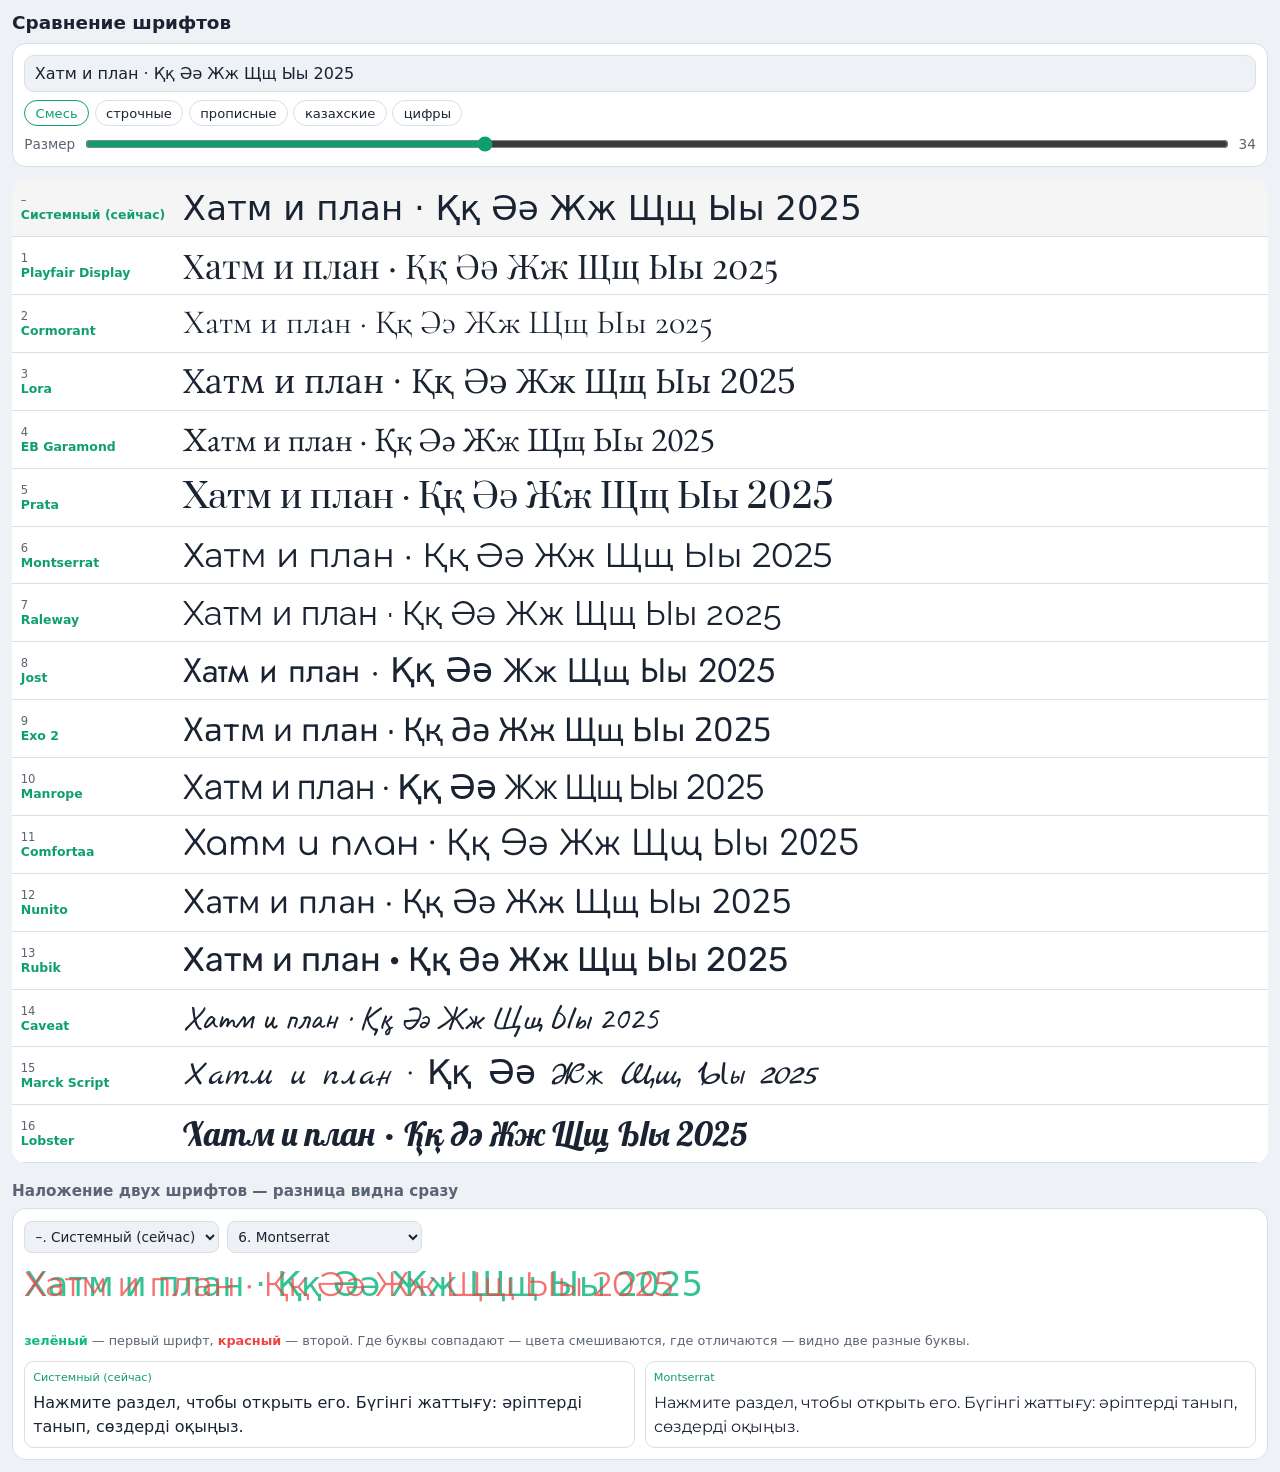
<file: fonts-compare.html>
<!doctype html>
<html lang="ru">
<head>
<meta charset="utf-8">
<meta name="viewport" content="width=device-width, initial-scale=1">
<title>Сравнение шрифтов — Quran Academy</title>
<link rel="preconnect" href="https://fonts.googleapis.com">
<link rel="preconnect" href="https://fonts.gstatic.com" crossorigin>
<link href="https://fonts.googleapis.com/css2?family=Playfair+Display:wght@400;600&family=Cormorant:wght@400;600&family=Lora:wght@400;600&family=EB+Garamond:wght@400;600&family=Prata&family=Montserrat:wght@400;600&family=Raleway:wght@400;600&family=Jost:wght@400;600&family=Exo+2:wght@400;600&family=Manrope:wght@400;600&family=Comfortaa:wght@400;600&family=Nunito:wght@400;600&family=Rubik:wght@400;600&family=Caveat:wght@400;600&family=Marck+Script&family=Lobster&display=swap" rel="stylesheet">
<style>
  :root { --bg: #eef1f5; --card: #ffffff; --text: #1a2332; --muted: #5b6474; --accent: #0f9f6e; --border: #d8dee8; }
  @media (prefers-color-scheme: dark) { :root { --bg: #0f172a; --card: #1e293b; --text: #f1f5f9; --muted: #94a3b8; --accent: #10b981; --border: #334155; } }
  * { box-sizing: border-box; }
  body { margin: 0; padding: 12px; background: var(--bg); color: var(--text); font-family: system-ui, sans-serif; }
  h1 { font-size: 1.15rem; margin: 0 0 0.6rem; }
  .ctl { display: grid; gap: 0.5rem; background: var(--card); border: 1px solid var(--border); border-radius: 14px; padding: 0.7rem; margin-bottom: 0.8rem; position: sticky; top: 0; z-index: 5; }
  .ctl input[type=text] { width: 100%; padding: 0.5rem 0.6rem; border-radius: 10px; border: 1px solid var(--border); background: var(--bg); color: var(--text); font: inherit; font-size: 1rem; }
  .row2 { display: flex; gap: 0.5rem; align-items: center; flex-wrap: wrap; font-size: 0.85rem; color: var(--muted); }
  .row2 input[type=range] { flex: 1; accent-color: var(--accent); }
  .chips { display: flex; gap: 0.35rem; flex-wrap: wrap; }
  .chips button { border: 1px solid var(--border); background: transparent; color: var(--text); border-radius: 999px; padding: 0.3rem 0.65rem; font: inherit; font-size: 0.82rem; }
  .chips button.on { border-color: var(--accent); color: var(--accent); }
  table { width: 100%; border-collapse: collapse; background: var(--card); border-radius: 14px; overflow: hidden; }
  td { border-bottom: 1px solid var(--border); padding: 0.45rem 0.55rem; vertical-align: middle; }
  td.n { width: 1%; white-space: nowrap; font-size: 0.72rem; color: var(--muted); }
  td.n b { display: block; color: var(--accent); font-size: 0.78rem; }
  td.s { line-height: 1.25; word-break: break-word; }
  tr.base td { background: rgba(127,127,127,0.08); }
  .sec { font-size: 0.95rem; font-weight: 600; margin: 1.2rem 0 0.5rem; color: var(--muted); }
  .cmp { background: var(--card); border: 1px solid var(--border); border-radius: 14px; padding: 0.7rem; }
  .cmp select { padding: 0.4rem; border-radius: 8px; border: 1px solid var(--border); background: var(--bg); color: var(--text); font: inherit; max-width: 48%; }
  .ov { position: relative; margin-top: 0.6rem; min-height: 4rem; }
  .ov div { position: absolute; left: 0; top: 0; right: 0; line-height: 1.25; word-break: break-word; }
  .ov .a { color: rgba(16,185,129,0.85); }
  .ov .b { color: rgba(239,68,68,0.75); }
  .leg { font-size: 0.8rem; margin-top: 0.4rem; color: var(--muted); }
  .leg i { font-style: normal; font-weight: 700; }
  .side { display: grid; grid-template-columns: 1fr 1fr; gap: 0.6rem; margin-top: 0.8rem; }
  .side div { border: 1px solid var(--border); border-radius: 10px; padding: 0.5rem; font-size: 1rem; line-height: 1.5; }
  .side small { display: block; font-family: system-ui, sans-serif; font-size: 0.7rem; color: var(--accent); margin-bottom: 0.25rem; }
</style>
</head>
<body>
<h1>Сравнение шрифтов</h1>
<div class="ctl">
  <input type="text" id="txt" value="Хатм и план · Ққ Әә Жж Щщ Ыы 2025">
  <div class="chips" id="presets">
    <button data-t="Хатм и план · Ққ Әә Жж Щщ Ыы 2025" class="on">Смесь</button>
    <button data-t="агдежзклфщыюя">строчные</button>
    <button data-t="АБВГДЖЗКЛФЩЫЮЯ">прописные</button>
    <button data-t="ә ғ қ ң ө ұ ү һ і">казахские</button>
    <button data-t="0123456789">цифры</button>
  </div>
  <div class="row2">Размер <input type="range" id="sz" min="18" max="64" value="34"> <span id="szv">34</span></div>
</div>
<table id="tbl"></table>

<div class="sec">Наложение двух шрифтов — разница видна сразу</div>
<div class="cmp">
  <div class="row2"><select id="fa"></select><select id="fb"></select></div>
  <div class="ov" id="ov"><div class="a" id="ova"></div><div class="b" id="ovb"></div></div>
  <div class="leg"><i style="color:#10b981">зелёный</i> — первый шрифт, <i style="color:#ef4444">красный</i> — второй. Где буквы совпадают — цвета смешиваются, где отличаются — видно две разные буквы.</div>
  <div class="side"><div id="sa"></div><div id="sb"></div></div>
</div>
<script>
  var F = [['Системный (сейчас)', 'system-ui, sans-serif'], ['Playfair Display', 'serif'], ['Cormorant', 'serif'], ['Lora', 'serif'], ['EB Garamond', 'serif'], ['Prata', 'serif'], ['Montserrat', 'sans-serif'], ['Raleway', 'sans-serif'], ['Jost', 'sans-serif'], ['Exo 2', 'sans-serif'], ['Manrope', 'sans-serif'], ['Comfortaa', 'sans-serif'], ['Nunito', 'sans-serif'], ['Rubik', 'sans-serif'], ['Caveat', 'cursive'], ['Marck Script', 'cursive'], ['Lobster', 'cursive']];
  function fam(i) { return i === 0 ? F[0][1] : "'" + F[i][0] + "', " + F[i][1]; }
  var PARA = 'Нажмите раздел, чтобы открыть его. Бүгінгі жаттығу: әріптерді танып, сөздерді оқыңыз.';
  var tbl = document.getElementById('tbl'), txt = document.getElementById('txt'), sz = document.getElementById('sz');
  function draw() {
    var t = txt.value || ' ', s = sz.value + 'px';
    document.getElementById('szv').textContent = sz.value;
    tbl.innerHTML = F.map(function (f, i) { return '<tr' + (i === 0 ? ' class="base"' : '') + '><td class="n">' + (i || '–') + '<b>' + f[0] + '</b></td><td class="s" style="font-family:' + fam(i) + ';font-size:' + s + '">' + t.replace(/</g, '&lt;') + '</td></tr>'; }).join('');
    var a = +document.getElementById('fa').value, b = +document.getElementById('fb').value;
    ['ova', 'ovb'].forEach(function (id, k) { var el = document.getElementById(id); el.textContent = t; el.style.fontFamily = fam(k ? b : a); el.style.fontSize = s; });
    var ov = document.getElementById('ov'); ov.style.height = Math.max(document.getElementById('ova').offsetHeight, document.getElementById('ovb').offsetHeight) + 'px';
    document.getElementById('sa').innerHTML = '<small>' + F[a][0] + '</small>' + PARA; document.getElementById('sa').style.fontFamily = fam(a);
    document.getElementById('sb').innerHTML = '<small>' + F[b][0] + '</small>' + PARA; document.getElementById('sb').style.fontFamily = fam(b);
  }
  ['fa', 'fb'].forEach(function (id, k) { var s = document.getElementById(id); s.innerHTML = F.map(function (f, i) { return '<option value="' + i + '">' + (i || '–') + '. ' + f[0] + '</option>'; }).join(''); s.value = k ? '6' : '0'; s.addEventListener('change', draw); });
  txt.addEventListener('input', draw); sz.addEventListener('input', draw);
  document.getElementById('presets').addEventListener('click', function (e) { var b = e.target.closest('[data-t]'); if (!b) return; txt.value = b.getAttribute('data-t'); document.querySelectorAll('#presets button').forEach(function (x) { x.classList.toggle('on', x === b); }); draw(); });
  draw(); if (document.fonts && document.fonts.ready) document.fonts.ready.then(draw);
</script>
</body>
</html>
</file>
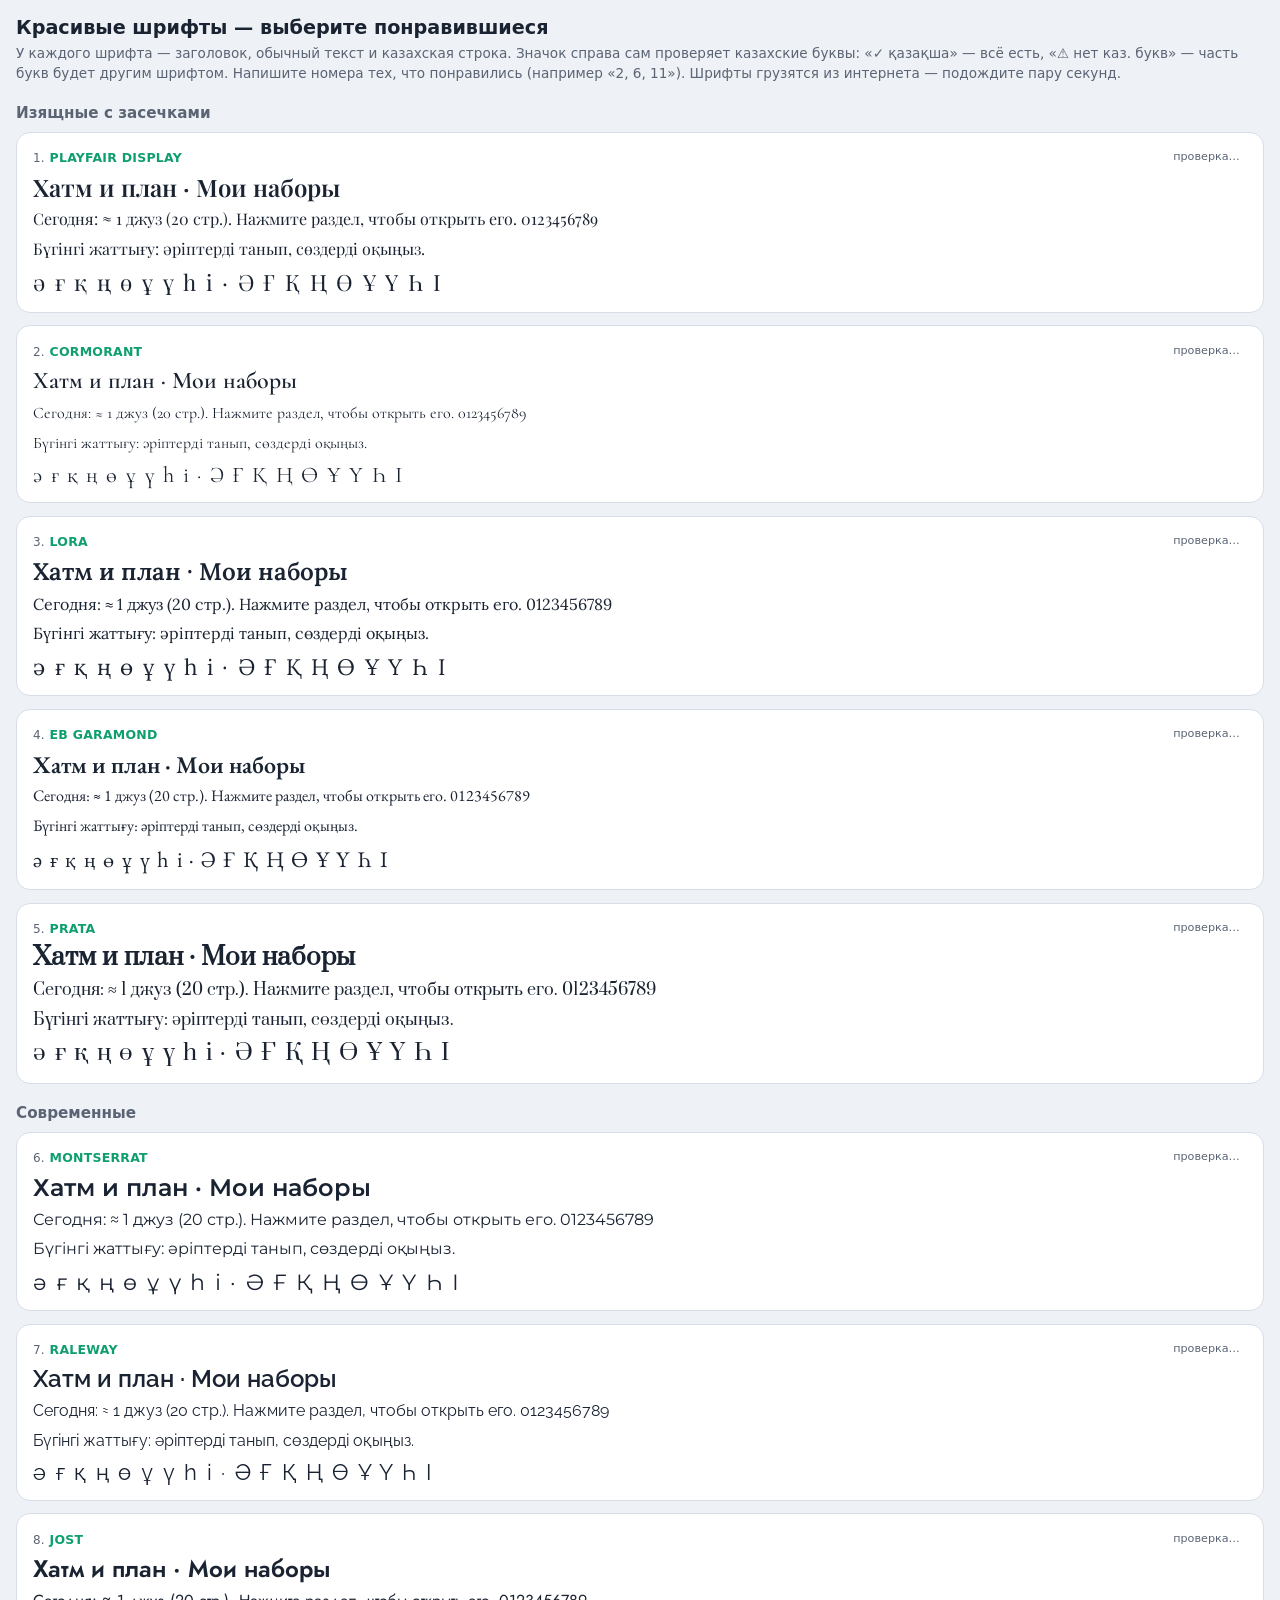
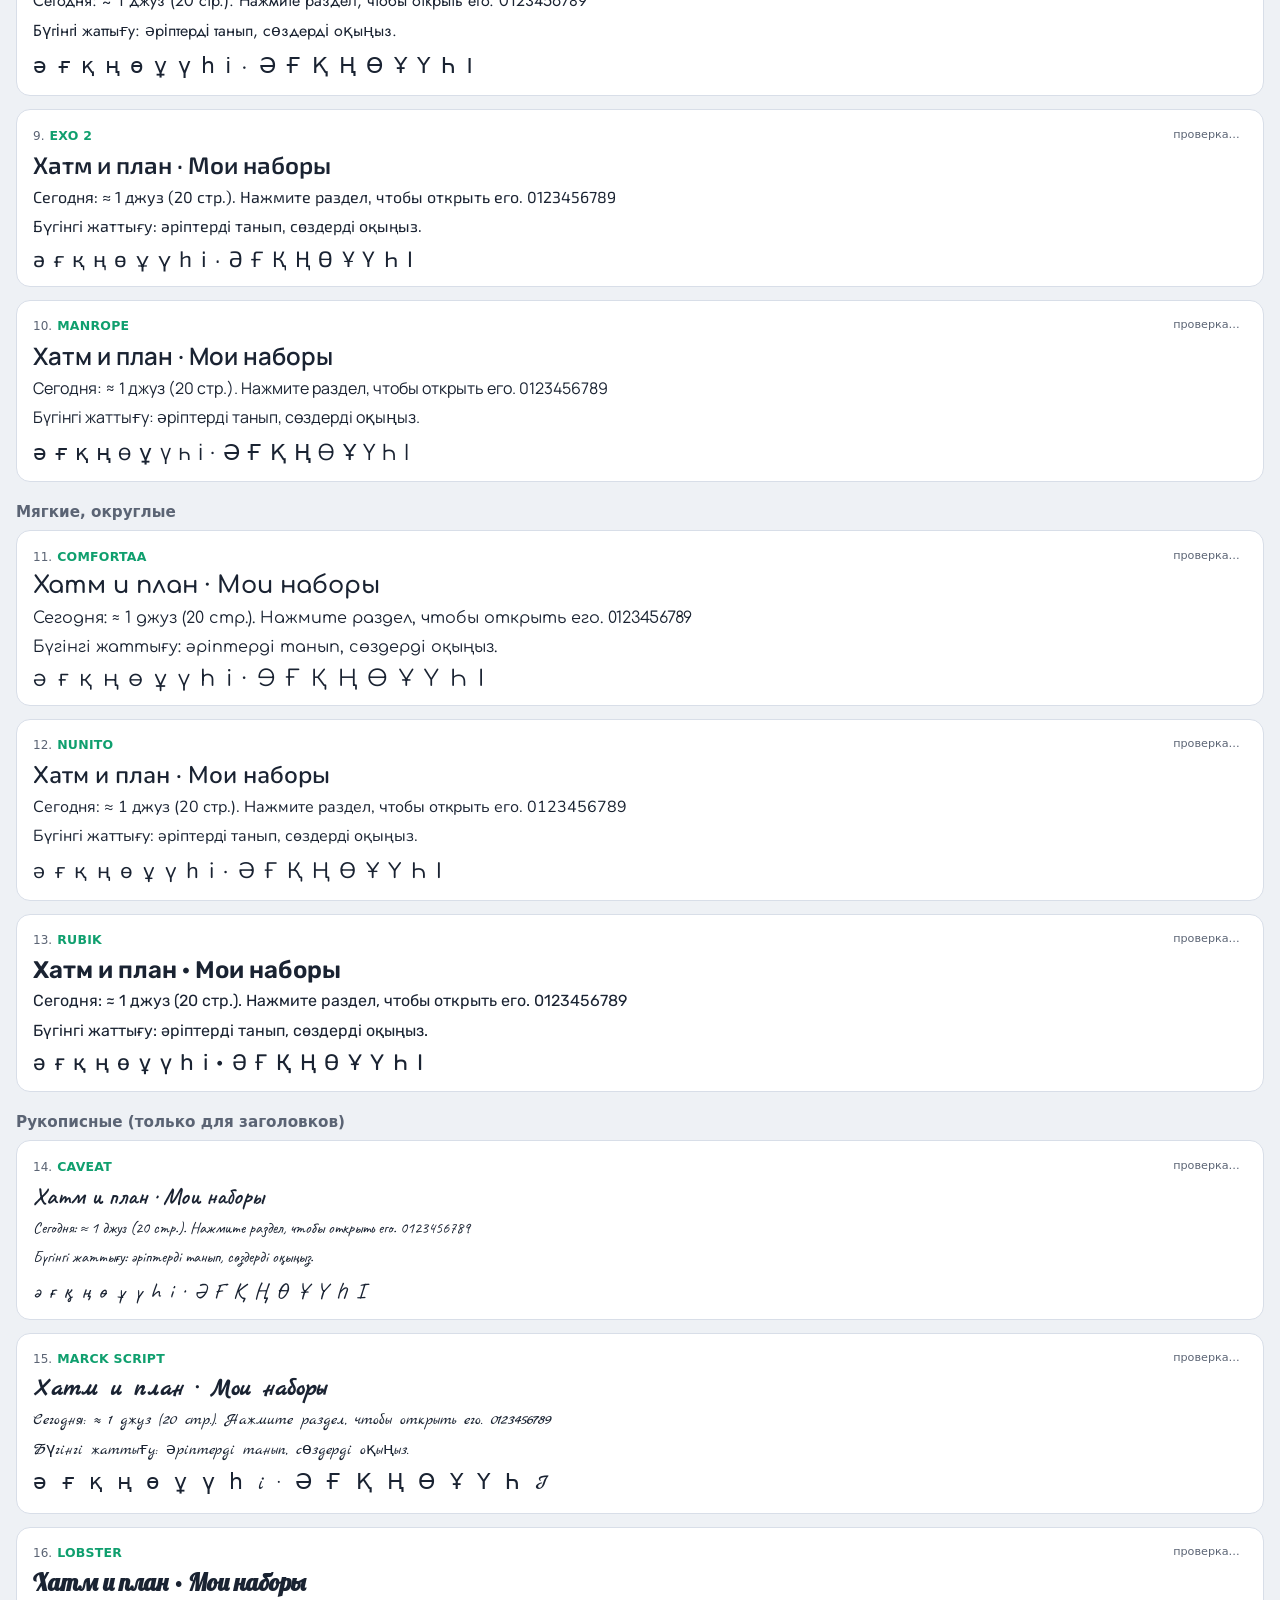
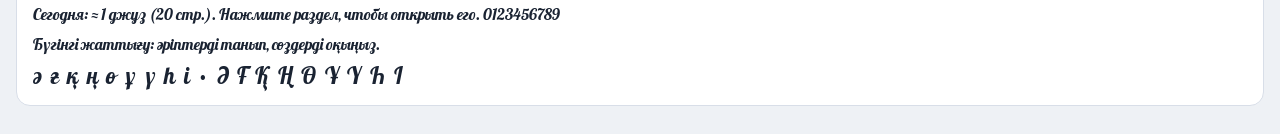
<file: fonts-preview-2.html>
<!doctype html>
<html lang="ru">
<head>
<meta charset="utf-8">
<meta name="viewport" content="width=device-width, initial-scale=1">
<title>Красивые шрифты — Quran Academy</title>
<link rel="preconnect" href="https://fonts.googleapis.com">
<link rel="preconnect" href="https://fonts.gstatic.com" crossorigin>
<link href="https://fonts.googleapis.com/css2?family=Playfair+Display:wght@400;600&family=Cormorant:wght@400;600&family=Lora:wght@400;600&family=EB+Garamond:wght@400;600&family=Prata&family=Montserrat:wght@400;600&family=Raleway:wght@400;600&family=Jost:wght@400;600&family=Exo+2:wght@400;600&family=Manrope:wght@400;600&family=Comfortaa:wght@400;600&family=Nunito:wght@400;600&family=Rubik:wght@400;600&family=Caveat:wght@400;600&family=Marck+Script&family=Lobster&display=swap" rel="stylesheet">
<style>
  :root { --bg: #eef1f5; --card: #ffffff; --text: #1a2332; --muted: #5b6474; --accent: #0f9f6e; --border: #d8dee8; }
  @media (prefers-color-scheme: dark) { :root { --bg: #0f172a; --card: #1e293b; --text: #f1f5f9; --muted: #94a3b8; --accent: #10b981; --border: #334155; } }
  body { margin: 0; padding: 16px; background: var(--bg); color: var(--text); font-family: system-ui, sans-serif; }
  h1 { font-size: 1.2rem; margin: 0 0 0.3rem; }
  .note { color: var(--muted); font-size: 0.85rem; margin-bottom: 1rem; line-height: 1.45; }
  .sec { font-size: 0.95rem; font-weight: 600; margin: 1.3rem 0 0.6rem; color: var(--muted); }
  .card { background: var(--card); border: 1px solid var(--border); border-radius: 14px; padding: 0.9rem 1rem; margin-bottom: 0.8rem; }
  .top { display: flex; justify-content: space-between; align-items: center; gap: 0.5rem; margin-bottom: 0.4rem; font-family: system-ui, sans-serif; }
  .name { font-size: 0.78rem; color: var(--accent); letter-spacing: 0.02em; text-transform: uppercase; font-weight: 600; }
  .num { font-size: 0.75rem; color: var(--muted); }
  .badge { font-size: 0.7rem; padding: 0.1rem 0.45rem; border-radius: 999px; font-family: system-ui, sans-serif; }
  .ok { background: rgba(16,185,129,0.15); color: #0f9f6e; }
  .bad { background: rgba(245,158,11,0.18); color: #b45309; }
  .wait { color: var(--muted); }
  .h { font-size: 1.5rem; font-weight: 600; line-height: 1.25; margin-bottom: 0.3rem; }
  .p { font-size: 1rem; line-height: 1.55; }
  .kk { font-size: 1rem; line-height: 1.55; margin-top: 0.3rem; }
  .letters { font-size: 1.4rem; letter-spacing: 0.08em; margin-top: 0.35rem; }
</style>
</head>
<body>
<h1>Красивые шрифты — выберите понравившиеся</h1>
<div class="note">У каждого шрифта — заголовок, обычный текст и казахская строка. Значок справа сам проверяет казахские буквы: «✓ қазақша» — всё есть, «⚠ нет каз. букв» — часть букв будет другим шрифтом. Напишите номера тех, что понравились (например «2, 6, 11»). Шрифты грузятся из интернета — подождите пару секунд.</div>
<div id="list"></div>
<script>
  var GROUPS = [
    ['Изящные с засечками', [['Playfair Display', 'serif'], ['Cormorant', 'serif'], ['Lora', 'serif'], ['EB Garamond', 'serif'], ['Prata', 'serif']]],
    ['Современные', [['Montserrat', 'sans-serif'], ['Raleway', 'sans-serif'], ['Jost', 'sans-serif'], ['Exo 2', 'sans-serif'], ['Manrope', 'sans-serif']]],
    ['Мягкие, округлые', [['Comfortaa', 'sans-serif'], ['Nunito', 'sans-serif'], ['Rubik', 'sans-serif']]],
    ['Рукописные (только для заголовков)', [['Caveat', 'cursive'], ['Marck Script', 'cursive'], ['Lobster', 'cursive']]]
  ];
  var KK = 'әғқңөұүһіӘҒҚҢӨҰҮҺІ', n = 0, html = '';
  GROUPS.forEach(function (g) {
    html += '<div class="sec">' + g[0] + '</div>';
    g[1].forEach(function (f) {
      n++;
      var fam = "'" + f[0] + "', " + f[1];
      html += '<div class="card" style="font-family:' + fam + '"><div class="top"><span><span class="num">' + n + '.</span> <span class="name">' + f[0] + '</span></span><span class="badge wait" data-f="' + f[0] + '">проверка…</span></div>' +
        '<div class="h">Хатм и план · Мои наборы</div>' +
        '<div class="p">Сегодня: ≈ 1 джуз (20 стр.). Нажмите раздел, чтобы открыть его. 0123456789</div>' +
        '<div class="kk">Бүгінгі жаттығу: әріптерді танып, сөздерді оқыңыз.</div>' +
        '<div class="letters">ә ғ қ ң ө ұ ү һ і · Ә Ғ Қ Ң Ө Ұ Ү Һ І</div></div>';
    });
  });
  document.getElementById('list').innerHTML = html;
  // проверка казахских букв: сравниваем ширину строки с шрифтом и с запасным — если совпадает с запасным, букв в шрифте нет
  function width(fam, txt) { var c = width.c || (width.c = document.createElement('canvas').getContext('2d')); c.font = '40px ' + fam; return c.measureText(txt).width; }
  function checkAll() {
    document.querySelectorAll('[data-f]').forEach(function (b) {
      var f = b.getAttribute('data-f');
      document.fonts.load("40px '" + f + "'", 'Аа' + KK).then(function () {
        var latin = width("'" + f + "', monospace", 'Hamburgefonstiv') !== width('monospace', 'Hamburgefonstiv');
        if (!latin) { b.className = 'badge wait'; b.textContent = 'не загрузился'; return; }
        var cyr = width("'" + f + "', monospace", 'ЖжЩщЫы'), cm = width('monospace', 'ЖжЩщЫы');
        if (Math.abs(cyr - cm) < 0.5) { b.className = 'badge bad'; b.textContent = '⚠ нет кириллицы'; return; }
        // по каждой казахской букве: совпала ширина с запасным моноширинным — буквы в шрифте нет
        var miss = KK.split('').filter(function (ch) { return Math.abs(width("'" + f + "', monospace", ch) - width('monospace', ch)) < 0.3; });
        if (miss.length) { b.className = 'badge bad'; b.textContent = '⚠ нет: ' + miss.slice(0, 6).join(' '); }
        else { b.className = 'badge ok'; b.textContent = '✓ қазақша'; }
      }).catch(function () { b.textContent = 'не загрузился'; });
    });
  }
  if (document.fonts && document.fonts.ready) document.fonts.ready.then(function () { setTimeout(checkAll, 300); }); else setTimeout(checkAll, 2500);
</script>
</body>
</html>
</file>
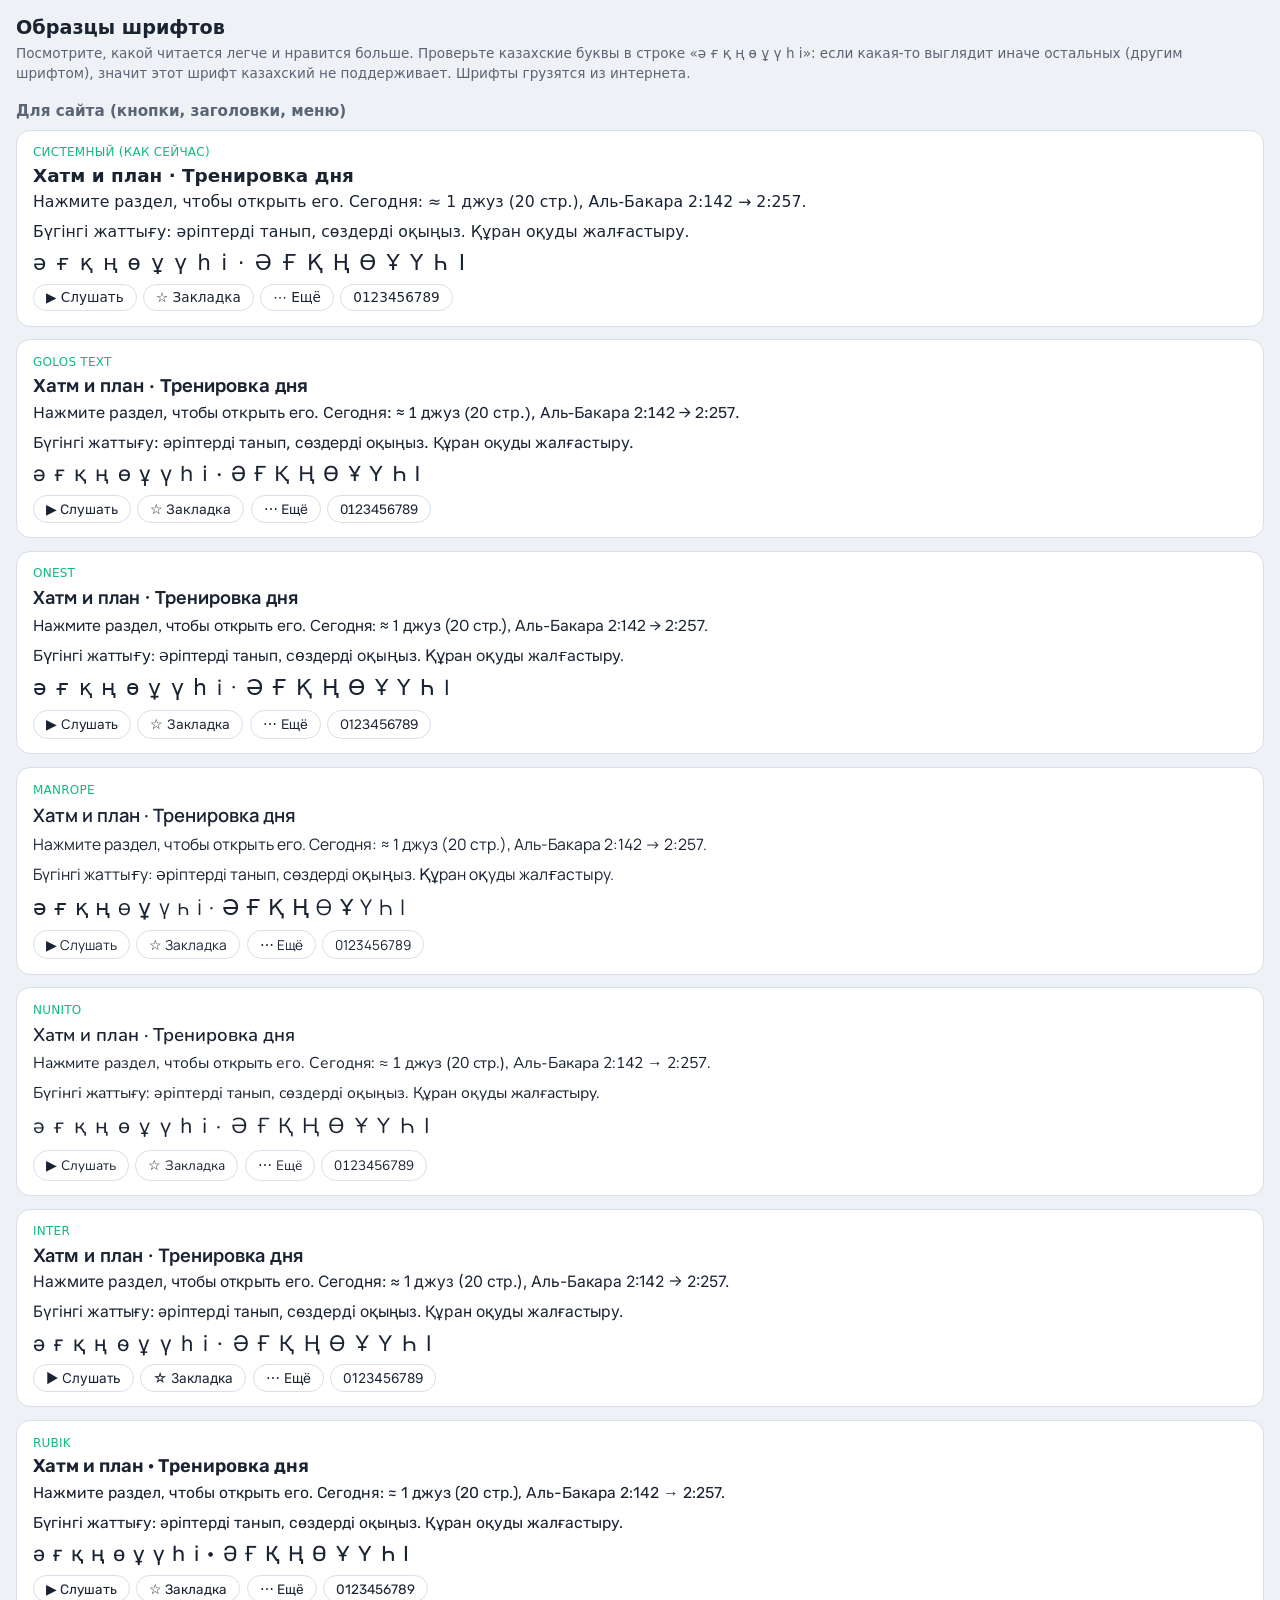
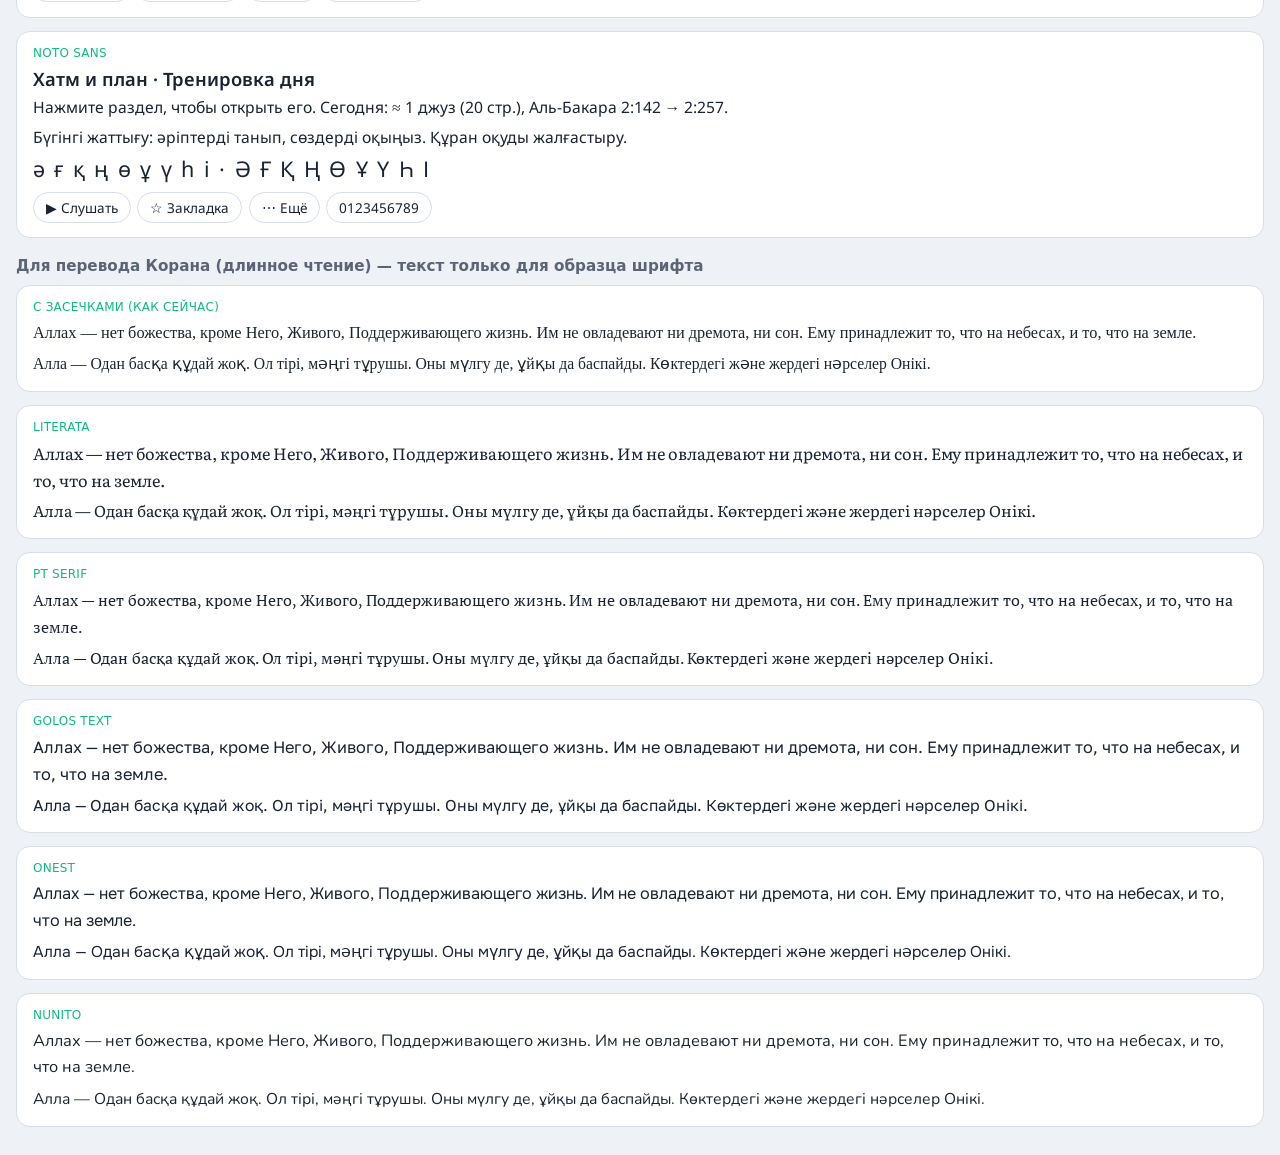
<file: fonts-preview.html>
<!doctype html>
<html lang="ru">
<head>
<meta charset="utf-8">
<meta name="viewport" content="width=device-width, initial-scale=1">
<title>Образцы шрифтов — Quran Academy</title>
<link rel="preconnect" href="https://fonts.googleapis.com">
<link rel="preconnect" href="https://fonts.gstatic.com" crossorigin>
<link href="https://fonts.googleapis.com/css2?family=Golos+Text:wght@400;600&family=Onest:wght@400;600&family=Manrope:wght@400;600&family=Nunito:wght@400;600&family=Inter:wght@400;600&family=Rubik:wght@400;600&family=Literata:opsz,wght@7..72,400;7..72,600&family=PT+Serif:wght@400;700&family=Noto+Sans:wght@400;600&display=swap" rel="stylesheet">
<style>
  :root { --bg: #0f172a; --card: #1e293b; --text: #f1f5f9; --muted: #94a3b8; --accent: #10b981; --border: #334155; }
  @media (prefers-color-scheme: light) { :root { --bg: #eef1f5; --card: #ffffff; --text: #1a2332; --muted: #5b6474; --border: #d8dee8; } }
  body { margin: 0; padding: 16px; background: var(--bg); color: var(--text); font-family: system-ui, sans-serif; }
  h1 { font-size: 1.2rem; margin: 0 0 0.3rem; }
  .note { color: var(--muted); font-size: 0.85rem; margin-bottom: 1rem; line-height: 1.45; }
  .card { background: var(--card); border: 1px solid var(--border); border-radius: 14px; padding: 0.9rem 1rem; margin-bottom: 0.8rem; }
  .name { font-size: 0.75rem; color: var(--accent); font-family: system-ui, sans-serif; margin-bottom: 0.35rem; letter-spacing: 0.02em; text-transform: uppercase; }
  .h { font-size: 1.15rem; font-weight: 600; margin-bottom: 0.25rem; }
  .p { font-size: 0.98rem; line-height: 1.55; }
  .kk { font-size: 0.98rem; line-height: 1.55; margin-top: 0.35rem; }
  .letters { font-size: 1.35rem; letter-spacing: 0.08em; margin-top: 0.35rem; }
  .btns { display: flex; gap: 0.4rem; margin-top: 0.55rem; flex-wrap: wrap; }
  .btns span { border: 1px solid var(--border); border-radius: 999px; padding: 0.3rem 0.75rem; font-size: 0.85rem; }
  .tr { font-size: 1.02rem; line-height: 1.65; }
  .sec { font-size: 0.95rem; font-weight: 600; margin: 1.2rem 0 0.6rem; color: var(--muted); }
</style>
</head>
<body>
<h1>Образцы шрифтов</h1>
<div class="note">Посмотрите, какой читается легче и нравится больше. Проверьте казахские буквы в строке «ә ғ қ ң ө ұ ү һ і»: если какая-то выглядит иначе остальных (другим шрифтом), значит этот шрифт казахский не поддерживает. Шрифты грузятся из интернета.</div>

<div class="sec">Для сайта (кнопки, заголовки, меню)</div>
<div id="ui"></div>

<div class="sec">Для перевода Корана (длинное чтение) — текст только для образца шрифта</div>
<div id="tr"></div>

<script>
  var UI = [['Системный (как сейчас)', 'system-ui, sans-serif'], ['Golos Text', "'Golos Text'"], ['Onest', "'Onest'"], ['Manrope', "'Manrope'"], ['Nunito', "'Nunito'"], ['Inter', "'Inter'"], ['Rubik', "'Rubik'"], ['Noto Sans', "'Noto Sans'"]];
  var TR = [['С засечками (как сейчас)', "Georgia, 'Times New Roman', serif"], ['Literata', "'Literata'"], ['PT Serif', "'PT Serif'"], ['Golos Text', "'Golos Text'"], ['Onest', "'Onest'"], ['Nunito', "'Nunito'"]];
  document.getElementById('ui').innerHTML = UI.map(function (f) {
    return '<div class="card" style="font-family:' + f[1] + '"><div class="name">' + f[0] + '</div>' +
      '<div class="h">Хатм и план · Тренировка дня</div>' +
      '<div class="p">Нажмите раздел, чтобы открыть его. Сегодня: ≈ 1 джуз (20 стр.), Аль-Бакара 2:142 → 2:257.</div>' +
      '<div class="kk">Бүгінгі жаттығу: әріптерді танып, сөздерді оқыңыз. Құран оқуды жалғастыру.</div>' +
      '<div class="letters">ә ғ қ ң ө ұ ү һ і · Ә Ғ Қ Ң Ө Ұ Ү Һ І</div>' +
      '<div class="btns"><span>▶ Слушать</span><span>☆ Закладка</span><span>⋯ Ещё</span><span>0123456789</span></div></div>';
  }).join('');
  document.getElementById('tr').innerHTML = TR.map(function (f) {
    return '<div class="card" style="font-family:' + f[1] + '"><div class="name">' + f[0] + '</div>' +
      '<div class="tr">Аллах — нет божества, кроме Него, Живого, Поддерживающего жизнь. Им не овладевают ни дремота, ни сон. Ему принадлежит то, что на небесах, и то, что на земле.</div>' +
      '<div class="kk">Алла — Одан басқа құдай жоқ. Ол тірі, мәңгі тұрушы. Оны мүлгу де, ұйқы да баспайды. Көктердегі және жердегі нәрселер Онікі.</div></div>';
  }).join('');
</script>
</body>
</html>
</file>
